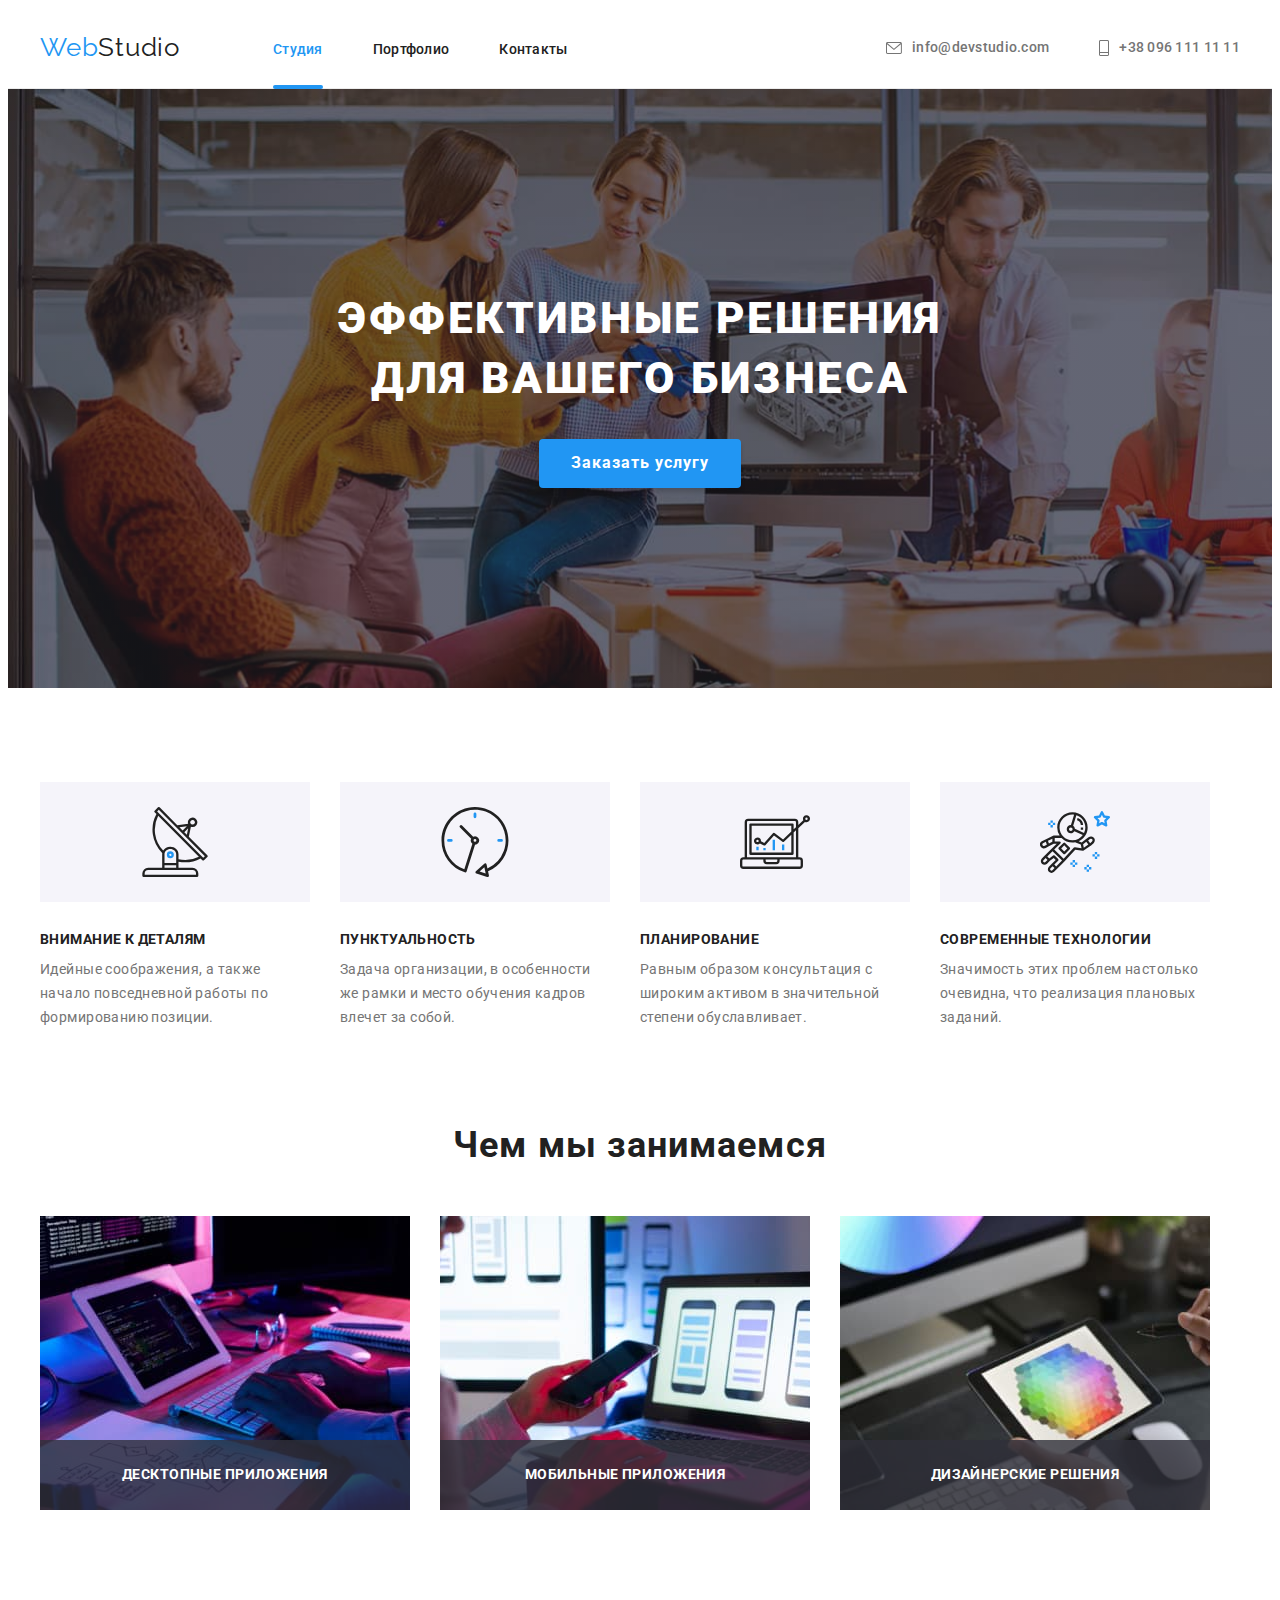
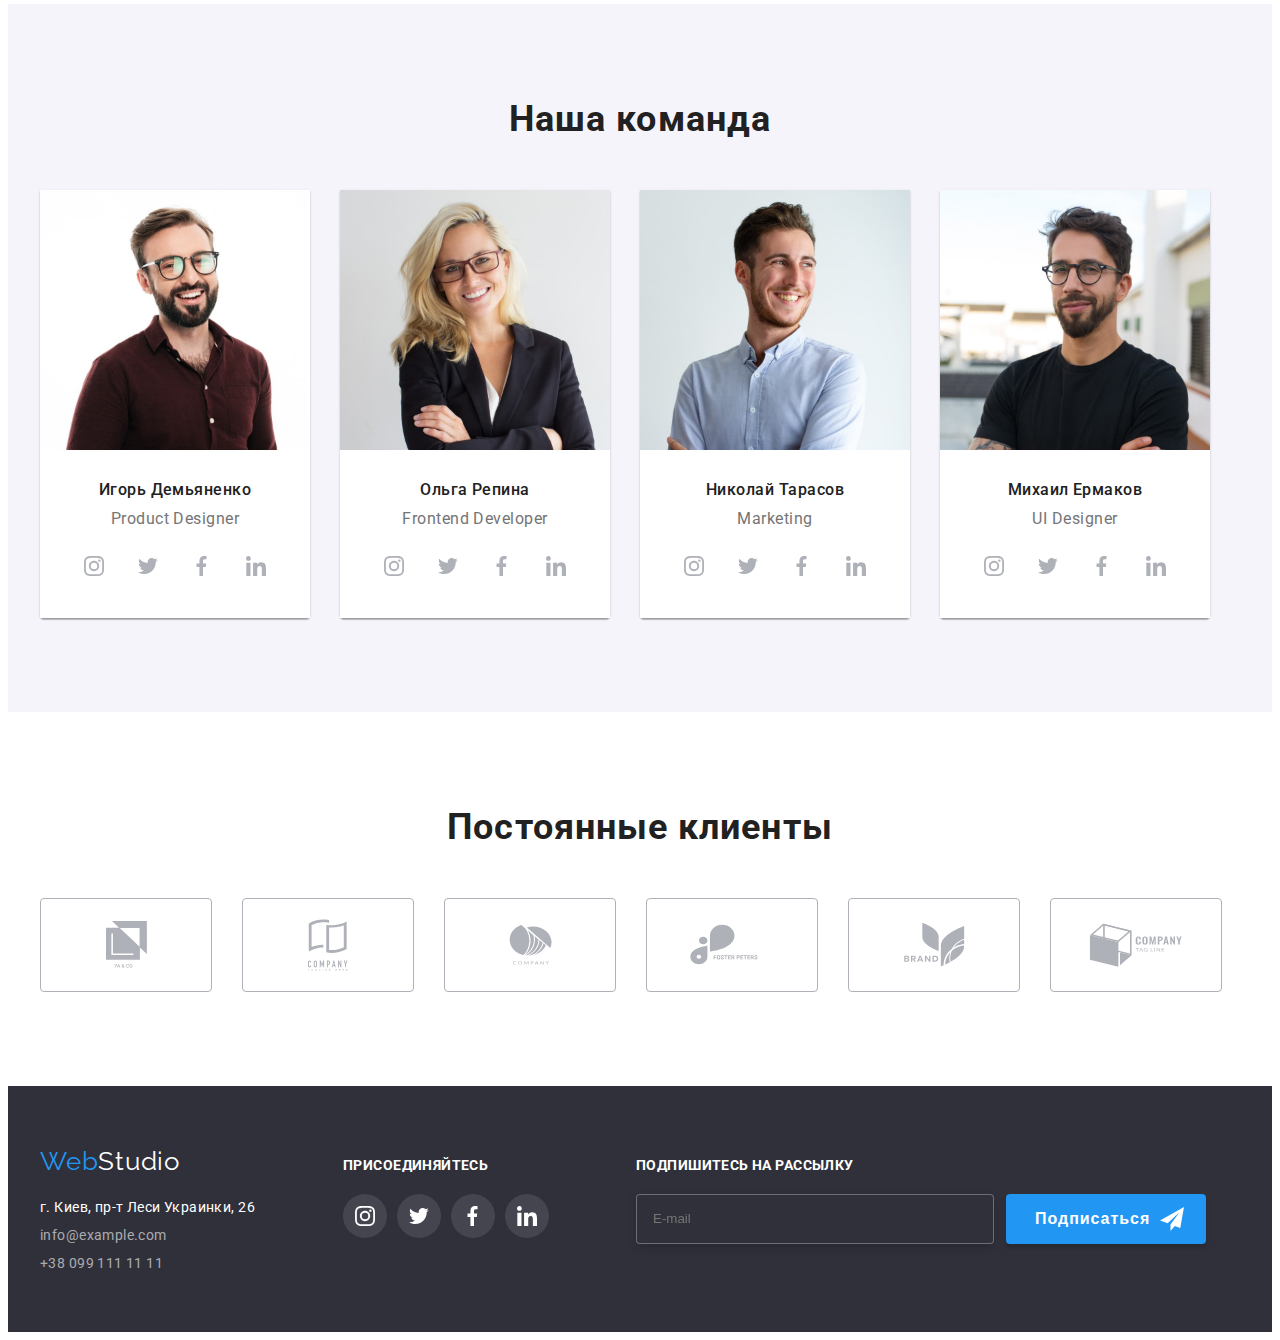
<file: index.html>
<!DOCTYPE html>
<html lang="ru">
  <head>
    <meta charset="UTF-8" />
    <meta http-equiv="X-UA-Compatible" content="IE=edge" />
    <meta name="viewport" content="width=device-width, initial-scale=1.0" />
    <title>Веб студия</title>
    <link rel="preconnect" href="https://fonts.gstatic.com" />
    <link
      href="https://fonts.googleapis.com/css2?family=Raleway:wght@700&family=Roboto:wght@400;500;700;900&display=swap"
      rel="stylesheet"
    />
    <link
      rel="stylesheet"
      href="https://cdnjs.cloudflare.com/ajax/libs/modern-normalize/1.0.0/modern-normalize.min.css"
      integrity="sha512-ISS7cAi1PEhQ8jnbJpJZMd29NlhNj4AWYyLOSp2CE/CsHxTCu+r+t0D2yoJudVrd0/8fTVPUVDzY5Tvli75u/g=="
      crossorigin="anonymous"
    />
    <link rel="stylesheet" href="./css/styles.css" />
  </head>
  <body>
    <!-- /* ********************************  header  ****************************** */ -->

    <header>
      <div class="container header-nav-box">
        <nav class="header-nav-box-left-side">
          <a class="link logo-link" href="index.html" lang="en">
            <span class="logo-first-world">Web</span>Studio</a
          >

          <ul class="list header-nav-box-left-side-list">
            <li class="nav-link-item">
              <a class="link nav-link active-open-link" href="index.html">Студия</a>
            </li>
            <li class="nav-link-item">
              <a class="link nav-link" href="portfolio.html"> Портфолио </a>
            </li>
            <li class="nav-link-item">
              <a class="link nav-link" href="">Контакты</a>
            </li>
          </ul>
        </nav>

        <ul class="list header-nav-box-right-side">
          <li>
            <a
              class="link header-contact-link header-contact-link-mail"
              href="mailto:info@devstudio.com"
            >
              <svg class="contact-header-list-icon contact-header-list-icon-mail">
                <use href="./images/icons.svg#icon-mail"></use>
              </svg>
              info@devstudio.com
            </a>
          </li>
          <li>
            <a class="link header-contact-link" href="tel:+380961111111">
              <svg class="contact-header-list-icon contact-header-list-icon-tel">
                <use href="./images/icons.svg#icon-tel"></use>
              </svg>
              +38 096 111 11 11
            </a>
          </li>
        </ul>
      </div>
    </header>

    <!-- /* ********************************  main  ****************************** */ -->

    <main>
      <!-- /* ********************************  hero  ****************************** */ -->

      <section class="hero-section">
        <div class="hero-container">
          <h1 class="hero-text">
            Эффективные решения <br />
            для вашего бизнеса
          </h1>
          <button class="hero-button" type="button" name="hero-button" data-modal-open>
            Заказать услугу
          </button>
        </div>
      </section>

      <!-- /* ********************************  feature  ****************************** */ -->

      <section class="section feature-section-bottom">
        <div class="container">
          <h2 class="heading-hidden">Особенности</h2>
          <ul class="list feature-list">
            <li class="feature-list-item">
              <div class="feature-list-icon-box">
                <svg class="feature-list-icon">
                  <use href="./images/icons.svg#icon-antenna"></use>
                </svg>
              </div>
              <h2 class="feature-heading">Внимание к деталям</h2>
              <p class="feature-text">
                Идейные соображения, а также начало повседневной работы по формированию позиции.
              </p>
            </li>
            <li class="feature-list-item">
              <div class="feature-list-icon-box">
                <svg class="feature-list-icon">
                  <use href="./images/icons.svg#icon-clock"></use>
                </svg>
              </div>
              <h2 class="feature-heading">Пунктуальность</h2>
              <p class="feature-text">
                Задача организации, в особенности же рамки и место обучения кадров влечет за собой.
              </p>
            </li>
            <li class="feature-list-item">
              <div class="feature-list-icon-box">
                <svg class="feature-list-icon">
                  <use href="./images/icons.svg#icon-notebook"></use>
                </svg>
              </div>
              <h2 class="feature-heading">Планирование</h2>
              <p class="feature-text">
                Равным образом консультация с широким активом в значительной степени обуславливает.
              </p>
            </li>
            <li class="feature-list-item">
              <div class="feature-list-icon-box">
                <svg class="feature-list-icon">
                  <use href="./images/icons.svg#icon-astronaut"></use>
                </svg>
              </div>
              <h2 class="feature-heading">Современные технологии</h2>
              <p class="feature-text">
                Значимость этих проблем настолько очевидна, что реализация плановых заданий.
              </p>
            </li>
          </ul>
        </div>
      </section>

      <!-- /* ********************************  works  ****************************** */ -->

      <section class="section work-section-top">
        <div class="container">
          <h2 class="heading work-heading">Чем мы занимаемся</h2>
          <ul class="list work-list">
            <li class="work-list-item">
              <img src="./images/img1.jpg" alt="ноутбук" width="370" height="294" />
              <p class="works-text">Десктопные приложения</p>
            </li>
            <li class="work-list-item">
              <img src="./images/img2.jpg" alt="ноутбук и телефон" width="370" height="294" />
              <p class="works-text">Мобильные приложения</p>
            </li>
            <li class="work-list-item">
              <img src="./images/img3.jpg" alt="планшет" width="370" height="294" />
              <p class="works-text">Дизайнерские решения</p>
            </li>
          </ul>
        </div>
      </section>

      <!-- /* ********************************  team  ****************************** */ -->

      <section class="section team-section">
        <div class="container">
          <h2 class="heading heading-team">Наша команда</h2>
          <ul class="list team-list">
            <li class="team-list-item">
              <img src="./images/img11.jpg" alt="игорь" width="270" height="260" />
              <div class="team-list-item-textbox">
                <h3 class="team-heading">Игорь Демьяненко</h3>
                <p class="team-text" lang="en">Product Designer</p>
                <ul class="team-list-icon-big-box">
                  <li class="list team-list-icon-box">
                    <a class="link team-list-icon-link" href="">
                      <svg class="team-list-icon">
                        <use href="./images/icons.svg#icon-instagram"></use>
                      </svg>
                    </a>
                  </li>
                  <li class="list team-list-icon-box">
                    <a class="link team-list-icon-link" href="">
                      <svg class="team-list-icon">
                        <use href="./images/icons.svg#icon-twitter"></use>
                      </svg>
                    </a>
                  </li>
                  <li class="list team-list-icon-box">
                    <a class="link team-list-icon-link" href="">
                      <svg class="team-list-icon">
                        <use href="./images/icons.svg#icon-facebook"></use>
                      </svg>
                    </a>
                  </li>
                  <li class="list team-list-icon-box">
                    <a class="link team-list-icon-link" href="">
                      <svg class="team-list-icon">
                        <use href="./images/icons.svg#icon-linkedin"></use>
                      </svg>
                    </a>
                  </li>
                </ul>
              </div>
            </li>
            <li class="team-list-item">
              <img src="./images/img22.jpg" alt="ольга" width="270" height="260" />
              <div class="team-list-item-textbox">
                <h3 class="team-heading">Ольга Репина</h3>
                <p class="team-text" lang="en">Frontend Developer</p>
                <ul class="team-list-icon-big-box">
                  <li class="list team-list-icon-box">
                    <a class="link team-list-icon-link" href="">
                      <svg class="team-list-icon">
                        <use href="./images/icons.svg#icon-instagram"></use>
                      </svg>
                    </a>
                  </li>
                  <li class="list team-list-icon-box">
                    <a class="link team-list-icon-link" href="">
                      <svg class="team-list-icon">
                        <use href="./images/icons.svg#icon-twitter"></use>
                      </svg>
                    </a>
                  </li>
                  <li class="list team-list-icon-box">
                    <a class="link team-list-icon-link" href="">
                      <svg class="team-list-icon">
                        <use href="./images/icons.svg#icon-facebook"></use>
                      </svg>
                    </a>
                  </li>
                  <li class="list team-list-icon-box">
                    <a class="link team-list-icon-link" href="">
                      <svg class="team-list-icon">
                        <use href="./images/icons.svg#icon-linkedin"></use>
                      </svg>
                    </a>
                  </li>
                </ul>
              </div>
            </li>
            <li class="team-list-item">
              <img src="./images/img33.jpg" alt="николай" width="270" height="260" />
              <div class="team-list-item-textbox">
                <h3 class="team-heading">Николай Тарасов</h3>
                <p class="team-text" lang="en">Marketing</p>
                <ul class="team-list-icon-big-box">
                  <li class="list team-list-icon-box">
                    <a class="link team-list-icon-link" href="">
                      <svg class="team-list-icon">
                        <use href="./images/icons.svg#icon-instagram"></use>
                      </svg>
                    </a>
                  </li>
                  <li class="list team-list-icon-box">
                    <a class="link team-list-icon-link" href="">
                      <svg class="team-list-icon">
                        <use href="./images/icons.svg#icon-twitter"></use>
                      </svg>
                    </a>
                  </li>
                  <li class="list team-list-icon-box">
                    <a class="link team-list-icon-link" href="">
                      <svg class="team-list-icon">
                        <use href="./images/icons.svg#icon-facebook"></use>
                      </svg>
                    </a>
                  </li>
                  <li class="list team-list-icon-box">
                    <a class="link team-list-icon-link" href="">
                      <svg class="team-list-icon">
                        <use href="./images/icons.svg#icon-linkedin"></use>
                      </svg>
                    </a>
                  </li>
                </ul>
              </div>
            </li>
            <li class="team-list-item">
              <img src="./images/img44.jpg" alt="михаил" width="270" height="260" />
              <div class="team-list-item-textbox">
                <h3 class="team-heading">Михаил Ермаков</h3>
                <p class="team-text" lang="en">UI Designer</p>
                <ul class="team-list-icon-big-box">
                  <li class="list team-list-icon-box">
                    <a class="link team-list-icon-link" href="">
                      <svg class="team-list-icon">
                        <use href="./images/icons.svg#icon-instagram"></use>
                      </svg>
                    </a>
                  </li>
                  <li class="list team-list-icon-box">
                    <a class="link team-list-icon-link" href="">
                      <svg class="team-list-icon">
                        <use href="./images/icons.svg#icon-twitter"></use>
                      </svg>
                    </a>
                  </li>
                  <li class="list team-list-icon-box">
                    <a class="link team-list-icon-link" href="">
                      <svg class="team-list-icon">
                        <use href="./images/icons.svg#icon-facebook"></use>
                      </svg>
                    </a>
                  </li>
                  <li class="list team-list-icon-box">
                    <a class="link team-list-icon-link" href="">
                      <svg class="team-list-icon">
                        <use href="./images/icons.svg#icon-linkedin"></use>
                      </svg>
                    </a>
                  </li>
                </ul>
              </div>
            </li>
          </ul>
        </div>
      </section>

      <!-- /* ********************************  clients  ****************************** */ -->

      <section class="section">
        <div class="container">
          <h2 class="heading client-heading">Постоянные клиенты</h2>
          <ul class="client-list-item-box">
            <li class="list client-list-item">
              <a class="client-list-item-link" href="">
                <svg class="client-list-icon yaco-client-list-icon">
                  <use href="./images/icons.svg#icon-yaco"></use>
                </svg>
              </a>
            </li>
            <li class="list client-list-item">
              <a class="client-list-item-link" href="">
                <svg class="client-list-icon company-client-list-icon">
                  <use href="./images/icons.svg#icon-company"></use>
                </svg>
              </a>
            </li>
            <li class="list client-list-item">
              <a class="client-list-item-link" href="">
                <svg class="client-list-icon company-round-client-list-icon">
                  <use href="./images/icons.svg#icon-company-round"></use>
                </svg>
              </a>
            </li>
            <li class="list client-list-item">
              <a class="client-list-item-link" href="">
                <svg class="client-list-icon foster-client-list-icon">
                  <use href="./images/icons.svg#icon-foster"></use>
                </svg>
              </a>
            </li>
            <li class="list client-list-item">
              <a class="client-list-item-link" href="">
                <svg class="client-list-icon brand-client-list-icon">
                  <use href="./images/icons.svg#icon-brand"></use>
                </svg>
              </a>
            </li>
            <li class="list client-list-item">
              <a class="client-list-item-link" href="">
                <svg class="client-list-icon tag-client-list-icon">
                  <use href="./images/icons.svg#icon-tag"></use>
                </svg>
              </a>
            </li>
          </ul>
        </div>
      </section>
    </main>

    <!-- /* ********************************  footer  ****************************** */ -->

    <footer>
      <div class="container footer-container">
        <div class="footer-container-box footer-container-box-address">
          <a class="link logo-link footer-logo-link" href="index.html" lang="en"
            ><span class="logo-first-world">Web</span
            ><span class="footer-logo-second-word">Studio</span></a
          >
          <address>
            <ul class="list address-list">
              <li class="address-list-item">
                <a
                  class="link footer-contact-link footer-contact-link-city-address"
                  href="https://goo.gl/maps/J4eLLWH5tm2owM1BA"
                  target="_blank"
                  rel="noopener noreferrer"
                  >г. Киев, пр-т Леси Украинки, 26</a
                >
              </li>
              <li class="address-list-item">
                <a class="link footer-contact-link" href="mailto:info@example.com"
                  >info@example.com</a
                >
              </li>
              <li class="address-list-item">
                <a class="link footer-contact-link" href="tel:+380991111111">+38 099 111 11 11</a>
              </li>
            </ul>
          </address>
        </div>

        <div class="footer-container-box footer-container-box-social-links">
          <h2 class="headind footer-icon-heading">присоединяйтесь</h2>
          <ul class="footer-list-icon-big-box">
            <li class="list footer-list-icon-box">
              <a class="link footer-list-icon-link" href="">
                <svg class="footer-list-icon">
                  <use href="./images/icons.svg#icon-instagram"></use>
                </svg>
              </a>
            </li>
            <li class="list footer-list-icon-box">
              <a class="link footer-list-icon-link" href="">
                <svg class="footer-list-icon">
                  <use href="./images/icons.svg#icon-twitter"></use>
                </svg>
              </a>
            </li>
            <li class="list footer-list-icon-box">
              <a class="link footer-list-icon-link" href="">
                <svg class="footer-list-icon">
                  <use href="./images/icons.svg#icon-facebook"></use>
                </svg>
              </a>
            </li>
            <li class="list footer-list-icon-box">
              <a class="link footer-list-icon-link" href="">
                <svg class="footer-list-icon">
                  <use href="./images/icons.svg#icon-linkedin"></use>
                </svg>
              </a>
            </li>
          </ul>
        </div>

        <div class="footer-container-box footer-container-box-forms">
          <b class="form-in-footer-text">Подпишитесь на рассылку</b>

          <form class="form-in-footer">
            <input
              class="mail-form-in-footer"
              type="email"
              name="footer-mail-form"
              placeholder="E-mail"
            />

            <button class="button-form-in-footer" type="submit" name="footer-send-button">
              Подписаться
              <svg class="footer-button-icon">
                <use href="./images/icons.svg#icon-icon-send"></use>
              </svg>
            </button>
          </form>
        </div>
      </div>
    </footer>

    <!-- /* ********************************* modal ****************************** */ -->

    <div class="backdrop is-hidden" data-modal>
      <div class="modal">
        <button type="button" class="modal-close-button" data-modal-close>
          <svg class="modal-close-button-icon">
            <use href="./images/icons.svg#icon-cros-closed"></use>
          </svg>
        </button>

        <form class="modal-forms">
          <p class="modal-form-text">Оставьте свои данные, мы вам перезвоним</p>

          <label class="modal-label"
            >Имя
            <span class="modal-box">
              <input
                type="text"
                name="user-name"
                class="modal-input"
                minlength="2"
                required
              />
              <svg class="modal-input-icon">
                <use href="./images/icons.svg#icon-modal-man"></use>
              </svg>
            </span>
          </label>

          <label class="modal-label"
            >Телефон
            <span class="modal-box">
              <input
                type="tel"
                name="user-tel"
                class="modal-input"
                required
                pattern="[0-9]{3}-[0-9]{3}-[0-9]{2}-[0-9]{2}"
                title="044-568-96-73"
              />
              <svg class="modal-input-icon">
                <use href="./images/icons.svg#icon-modal-phone"></use>
              </svg>
            </span>
          </label>

          <label class="modal-label"
            >Почта
            <span class="modal-box">
              <input
                type="email"
                name="user-mail"
                class="modal-input"
                required
              />
              <svg class="modal-input-icon">
                <use href="./images/icons.svg#icon-modal-mail"></use>
              </svg>
            </span>
          </label>

          <label class="modal-label-textarea">
            Комментарий
            <textarea
              name="user-message"
              class="modal-message"
              placeholder="Введите текст"
            ></textarea>
          </label>

          <input
            type="checkbox"
            name="user-policy"
            class="modal-form-checkbox"
            id="checkbox-policy"
            required
          />

          <label for="checkbox-policy" class="modal-form-checkbox-policy"
            >Соглашаюсь с рассылкой и принимаю
            <a class="modal-form-policy-link" href="#">Условия договора</a></label
          >

          <button type="submit" class="modal-send-button" name="modal-send-button">
            Отправить
          </button>
        </form>
      </div>
    </div>

    <script src="./js/modal.js"></script>
  </body>
</html>
</file>
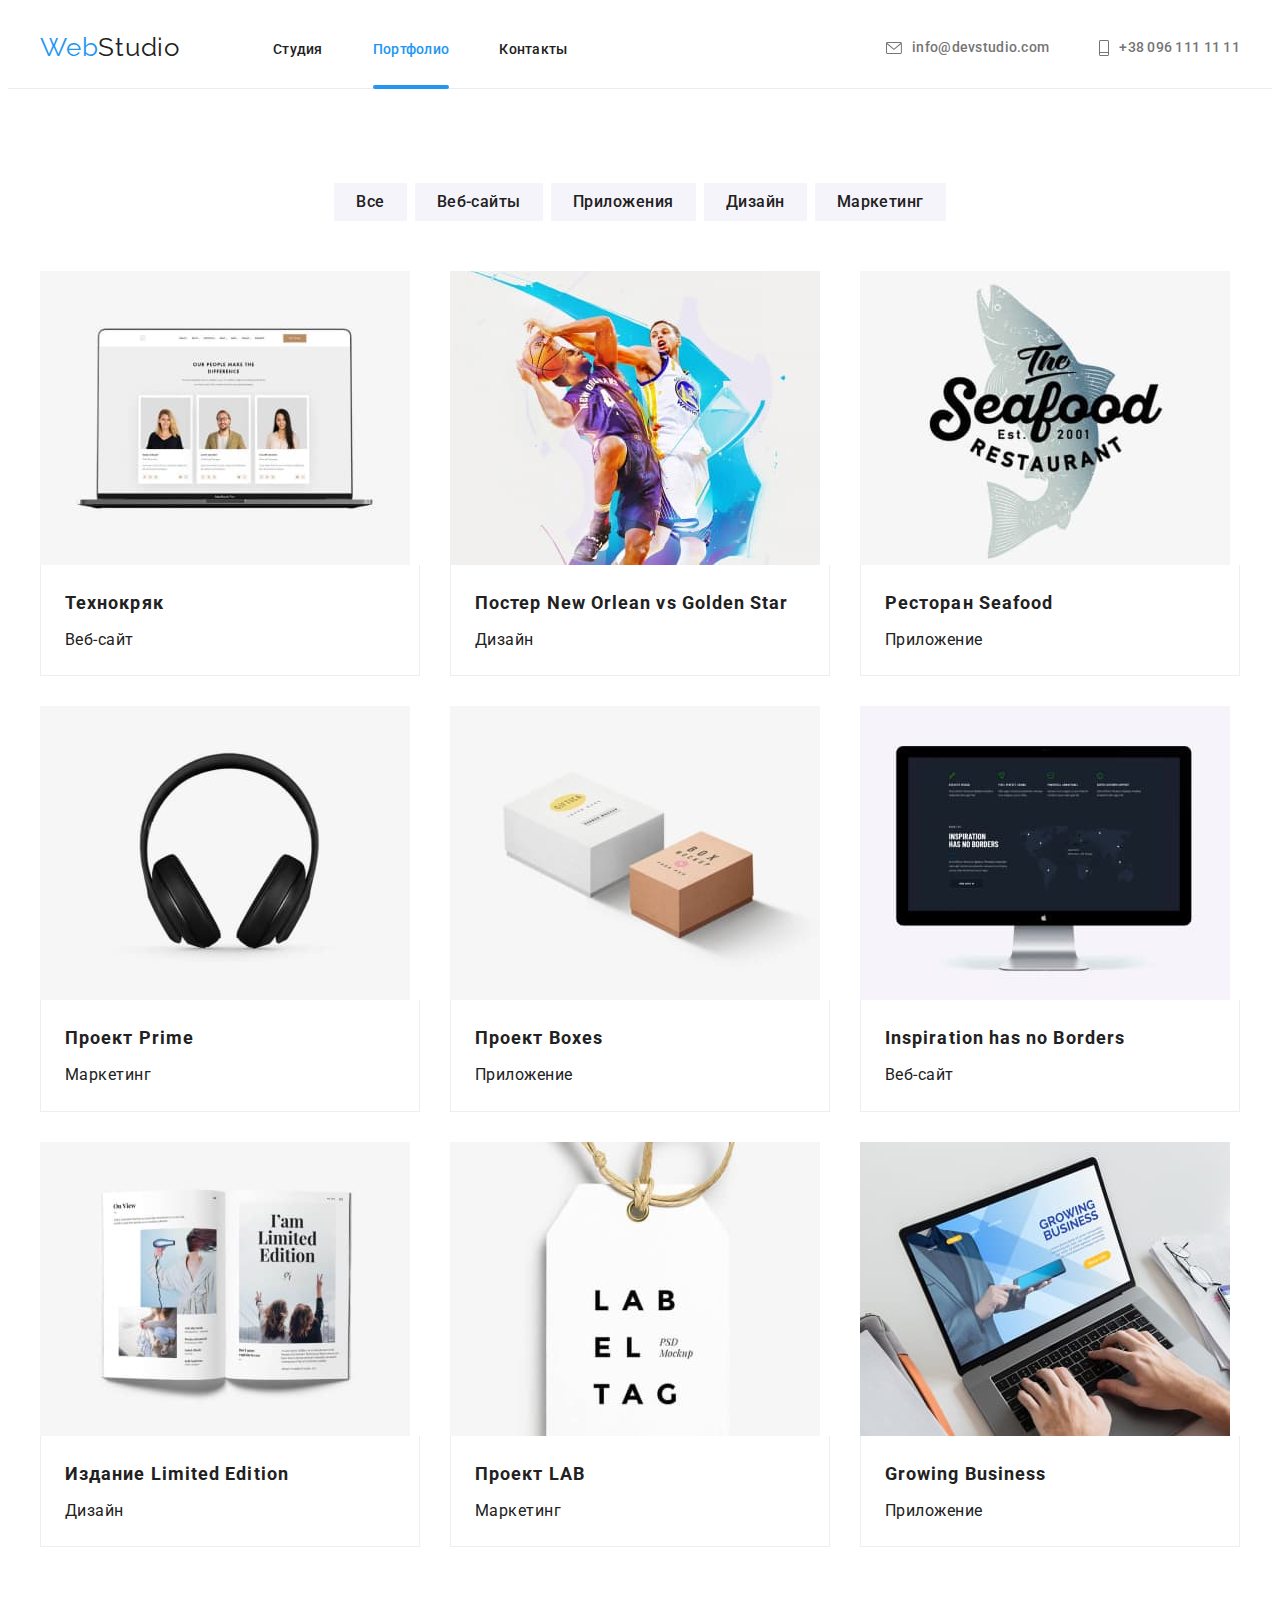
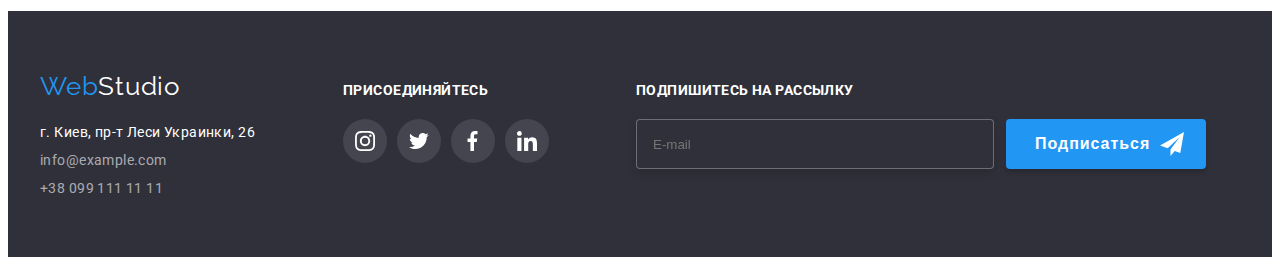
<file: portfolio.html>
<!DOCTYPE html>
<html lang="ru">
  <head>
    <meta charset="UTF-8" />
    <meta http-equiv="X-UA-Compatible" content="IE=edge" />
    <meta name="viewport" content="width=device-width, initial-scale=1.0" />
    <title>Портфолио</title>
    <link rel="preconnect" href="https://fonts.gstatic.com" />
    <link
      href="https://fonts.googleapis.com/css2?family=Raleway:wght@700&family=Roboto:wght@400;500;700;900&display=swap"
      rel="stylesheet"
    />
    <link
      rel="stylesheet"
      href="https://cdnjs.cloudflare.com/ajax/libs/modern-normalize/1.0.0/modern-normalize.min.css"
      integrity="sha512-ISS7cAi1PEhQ8jnbJpJZMd29NlhNj4AWYyLOSp2CE/CsHxTCu+r+t0D2yoJudVrd0/8fTVPUVDzY5Tvli75u/g=="
      crossorigin="anonymous"
    />
    <link rel="stylesheet" href="./css/styles.css" />
  </head>
  <body>
    <!-- /* ********************************  header  ****************************** */ -->

    <header>
      <div class="container header-nav-box">
        <nav class="header-nav-box-left-side">
          <a class="link logo-link" href="index.html" lang="en">
            <span class="logo-first-world">Web</span>Studio</a
          >

          <ul class="list header-nav-box-left-side-list">
            <li class="nav-link-item">
              <a class="link nav-link" href="index.html">Студия</a>
            </li>
            <li class="nav-link-item">
              <a class="link nav-link active-open-link" href="portfolio.html"> Портфолио </a>
            </li>
            <li class="nav-link-item">
              <a class="link nav-link" href="">Контакты</a>
            </li>
          </ul>
        </nav>

        <ul class="list header-nav-box-right-side">
          <li>
            <a
              class="link header-contact-link header-contact-link-mail"
              href="mailto:info@devstudio.com"
            >
              <svg class="contact-header-list-icon contact-header-list-icon-mail">
                <use href="./images/icons.svg#icon-mail"></use>
              </svg>
              info@devstudio.com
            </a>
          </li>
          <li>
            <a class="link header-contact-link" href="tel:+380961111111">
              <svg class="contact-header-list-icon contact-header-list-icon-tel">
                <use href="./images/icons.svg#icon-tel"></use>
              </svg>
              +38 096 111 11 11
            </a>
          </li>
        </ul>
      </div>
    </header>

    <!-- /* ********************************  main  ****************************** */ -->

    <main>
      <!-- /* ********************************  portfolio  ****************************** */ -->

      <section class="section">
        <div class="container">
          <h1 class="heading-hidden">Меню портфолио</h1>
          <ul class="list portfolio-filter-btn-box">
            <li class="list portfolio-filter-btn-box-item">
              <button class="buttons" type="button" name="portfolio-filter-button">Все</button>
            </li>
            <li class="list portfolio-filter-btn-box-item">
              <button class="buttons" type="button" name="portfolio-filter-button">
                Веб-сайты
              </button>
            </li>
            <li class="list portfolio-filter-btn-box-item">
              <button class="buttons" type="button" name="portfolio-filter-button">
                Приложения
              </button>
            </li>
            <li class="list portfolio-filter-btn-box-item">
              <button class="buttons" type="button" name="portfolio-filter-button">Дизайн</button>
            </li>
            <li class="list portfolio-filter-btn-box-item">
              <button class="buttons" type="button" name="portfolio-filter-button">
                Маркетинг
              </button>
            </li>
          </ul>

          <h2 class="heading-hidden">Список категорий</h2>
          <ul class="list portfolio-filter-box-list">
            <li class="portfolio-filter-box-list-item">
              <a class="link portfolio-filter-box-list-item-link" href="">
                <div class="portfolio-filter-box-list-item-wrap-container">
                  <img src="./images/tech.jpg" width="370" height="294" alt="ноутбук" />
                  <p class="portfolio-owerlay">
                    Технокряк это современная площадка распространения коронавируса. Компании
                    используют эту платформу для цифрового шпионажа и атак на защищённые сервера
                    конкурентов.
                  </p>
                </div>
                <div class="portfolio-list-item-textbox">
                  <h3 class="portfolio-heading">Технокряк</h3>
                  <p class="portfolio-text">Веб-сайт</p>
                </div>
              </a>
            </li>
            <li class="portfolio-filter-box-list-item">
              <a class="link portfolio-filter-box-list-item-link" href="">
                <div class="portfolio-filter-box-list-item-wrap-container">
                  <img
                    src="./images/basket.jpg"
                    width="370"
                    height="294"
                    alt="два баскетболиста смячом"
                  />
                  <p class="portfolio-owerlay">
                    Технокряк это современная площадка распространения коронавируса. Компании
                    используют эту платформу для цифрового шпионажа и атак на защищённые сервера
                    конкурентов.
                  </p>
                </div>
                <div class="portfolio-list-item-textbox">
                  <h3 class="portfolio-heading">Постер New Orlean vs Golden Star</h3>
                  <p class="portfolio-text">Дизайн</p>
                </div>
              </a>
            </li>
            <li class="portfolio-filter-box-list-item">
              <a class="link portfolio-filter-box-list-item-link" href="">
                <div class="portfolio-filter-box-list-item-wrap-container">
                  <img src="./images/sea.jpg" width="370" height="294" alt="рыба" />
                  <p class="portfolio-owerlay">
                    Технокряк это современная площадка распространения коронавируса. Компании
                    используют эту платформу для цифрового шпионажа и атак на защищённые сервера
                    конкурентов.
                  </p>
                </div>
                <div class="portfolio-list-item-textbox">
                  <h3 class="portfolio-heading">Ресторан Seafood</h3>
                  <p class="portfolio-text">Приложение</p>
                </div>
              </a>
            </li>
            <li class="portfolio-filter-box-list-item">
              <a class="link portfolio-filter-box-list-item-link" href="">
                <div class="portfolio-filter-box-list-item-wrap-container">
                  <img src="./images/prim.jpg" width="370" height="294" alt="наушники" />
                  <p class="portfolio-owerlay">
                    Технокряк это современная площадка распространения коронавируса. Компании
                    используют эту платформу для цифрового шпионажа и атак на защищённые сервера
                    конкурентов.
                  </p>
                </div>
                <div class="portfolio-list-item-textbox">
                  <h3 class="portfolio-heading">Проект Prime</h3>
                  <p class="portfolio-text">Маркетинг</p>
                </div>
              </a>
            </li>
            <li class="portfolio-filter-box-list-item">
              <a class="link portfolio-filter-box-list-item-link" href="">
                <div class="portfolio-filter-box-list-item-wrap-container">
                  <img src="./images/box.jpg" width="370" height="294" alt="две коробки" />
                  <p class="portfolio-owerlay">
                    Технокряк это современная площадка распространения коронавируса. Компании
                    используют эту платформу для цифрового шпионажа и атак на защищённые сервера
                    конкурентов.
                  </p>
                </div>
                <div class="portfolio-list-item-textbox">
                  <h3 class="portfolio-heading">Проект Boxes</h3>
                  <p class="portfolio-text">Приложение</p>
                </div>
              </a>
            </li>
            <li class="portfolio-filter-box-list-item">
              <a class="link portfolio-filter-box-list-item-link" href="">
                <div class="portfolio-filter-box-list-item-wrap-container">
                  <img src="./images/bord.jpg" width="370" height="294" alt="экран" />
                  <p class="portfolio-owerlay">
                    Технокряк это современная площадка распространения коронавируса. Компании
                    используют эту платформу для цифрового шпионажа и атак на защищённые сервера
                    конкурентов.
                  </p>
                </div>
                <div class="portfolio-list-item-textbox">
                  <h3 class="portfolio-heading" lang="en">Inspiration has no Borders</h3>
                  <p class="portfolio-text">Веб-сайт</p>
                </div>
              </a>
            </li>
            <li class="portfolio-filter-box-list-item">
              <a class="link portfolio-filter-box-list-item-link" href="">
                <div class="portfolio-filter-box-list-item-wrap-container">
                  <img src="./images/book.jpg" width="370" height="294" alt="открытая книга" />
                  <p class="portfolio-owerlay">
                    Технокряк это современная площадка распространения коронавируса. Компании
                    используют эту платформу для цифрового шпионажа и атак на защищённые сервера
                    конкурентов.
                  </p>
                </div>
                <div class="portfolio-list-item-textbox">
                  <h3 class="portfolio-heading">Издание Limited Edition</h3>
                  <p class="portfolio-text">Дизайн</p>
                </div>
              </a>
            </li>
            <li class="portfolio-filter-box-list-item">
              <a class="link portfolio-filter-box-list-item-link" href="">
                <div class="portfolio-filter-box-list-item-wrap-container">
                  <img src="./images/lab.jpg" width="370" height="294" alt="бирка" />
                  <p class="portfolio-owerlay">
                    Технокряк это современная площадка распространения коронавируса. Компании
                    используют эту платформу для цифрового шпионажа и атак на защищённые сервера
                    конкурентов.
                  </p>
                </div>
                <div class="portfolio-list-item-textbox">
                  <h3 class="portfolio-heading">Проект LAB</h3>
                  <p class="portfolio-text">Маркетинг</p>
                </div>
              </a>
            </li>
            <li class="portfolio-filter-box-list-item">
              <a class="link portfolio-filter-box-list-item-link" href="">
                <div class="portfolio-filter-box-list-item-wrap-container">
                  <img
                    src="./images/busy.jpg"
                    width="370"
                    height="294"
                    alt="руки на клавиатуре ноутбука"
                  />
                  <p class="portfolio-owerlay">
                    Технокряк это современная площадка распространения коронавируса. Компании
                    используют эту платформу для цифрового шпионажа и атак на защищённые сервера
                    конкурентов.
                  </p>
                </div>
                <div class="portfolio-list-item-textbox">
                  <h3 class="portfolio-heading" lang="en">Growing Business</h3>
                  <p class="portfolio-text">Приложение</p>
                </div>
              </a>
            </li>
          </ul>
        </div>
      </section>
    </main>

    <!-- /* ********************************  footer  ****************************** */ -->

    <footer>
      <div class="container footer-container">
        <div class="footer-container-box footer-container-box-address">
          <a class="link logo-link footer-logo-link" href="index.html" lang="en"
            ><span class="logo-first-world">Web</span
            ><span class="footer-logo-second-word">Studio</span></a
          >
          <address>
            <ul class="list address-list">
              <li class="address-list-item">
                <a
                  class="link footer-contact-link footer-contact-link-city-address"
                  href="https://goo.gl/maps/J4eLLWH5tm2owM1BA"
                  target="_blank"
                  rel="noopener noreferrer"
                  >г. Киев, пр-т Леси Украинки, 26</a
                >
              </li>
              <li class="address-list-item">
                <a class="link footer-contact-link" href="mailto:info@example.com"
                  >info@example.com</a
                >
              </li>
              <li class="address-list-item">
                <a class="link footer-contact-link" href="tel:+380991111111">+38 099 111 11 11</a>
              </li>
            </ul>
          </address>
        </div>

        <div class="footer-container-box footer-container-box-social-links">
          <h2 class="headind footer-icon-heading">присоединяйтесь</h2>
          <ul class="footer-list-icon-big-box">
            <li class="list footer-list-icon-box">
              <a class="link footer-list-icon-link" href="">
                <svg class="footer-list-icon">
                  <use href="./images/icons.svg#icon-instagram"></use>
                </svg>
              </a>
            </li>
            <li class="list footer-list-icon-box">
              <a class="link footer-list-icon-link" href="">
                <svg class="footer-list-icon">
                  <use href="./images/icons.svg#icon-twitter"></use>
                </svg>
              </a>
            </li>
            <li class="list footer-list-icon-box">
              <a class="link footer-list-icon-link" href="">
                <svg class="footer-list-icon">
                  <use href="./images/icons.svg#icon-facebook"></use>
                </svg>
              </a>
            </li>
            <li class="list footer-list-icon-box">
              <a class="link footer-list-icon-link" href="">
                <svg class="footer-list-icon">
                  <use href="./images/icons.svg#icon-linkedin"></use>
                </svg>
              </a>
            </li>
          </ul>
        </div>
        <div class="footer-container-box footer-container-box-forms">
          <b class="form-in-footer-text">Подпишитесь на рассылку</b>

          <form class="form-in-footer">
            <input
              class="mail-form-in-footer"
              type="email"
              name="footer-mail-form"
              placeholder="E-mail"
            />

            <button class="button-form-in-footer" type="submit" name="footer-send-button">
              Подписаться
              <svg class="footer-button-icon">
                <use href="./images/icons.svg#icon-icon-send"></use>
              </svg>
            </button>
          </form>
        </div>
      </div>
    </footer>
  </body>
</html>
</file>
<file: css/styles.css>
:root {
  --first-font: 'Roboto', sans-serif;
  --second-font: 'Raleway', sans-serif;
  --main-color: #757575;
  --second-color: #2196f3;
  --h-color: #212121;
  --hero-and-city-word-color: #ffffff;
  --footer-contact-link-color: #ffffff99;
  --footer-bg-color: #2f303a;
  --portfolio-border-line: 1px solid #eeeeee;
  --anim-transition-duration: 250ms;
  --anim-transition-timing-function: cubic-bezier(0.4, 0, 0.2, 1);
}

h1,
h2,
h3,
h4,
h5,
h6,
p {
  margin-top: 0;
  margin-bottom: 0;
}

ul,
ol {
  margin-top: 0;
  margin-bottom: 0;
  padding-left: 0;
}

img {
  display: block;
}

body {
  font-family: var(--first-font);
  color: var(--main-color);
}

.list {
  list-style: none;
}

/* ********************************  components  ****************************** */

.link {
  text-decoration: none;
  color: var(--h-color);
}

.logo-link {
  font-family: var(--second-font);
  font-size: 26px;
  line-height: 1.2;
  letter-spacing: 0.03em;
}

.logo-first-world {
  color: var(--second-color);
}

.heading {
  font-size: 36px;
  line-height: 1.17;
  text-align: center;
  letter-spacing: 0.03em;
  color: var(--h-color);
}

.section {
  padding-top: 94px;
  padding-bottom: 94px;
}

.container {
  width: 1200px;
  padding-left: 15px;
  padding-right: 15px;
  margin: 0 auto;
}

.heading-hidden,
.modal-form-checkbox {
  position: absolute;
  width: 1px;
  height: 1px;
  margin: -1px;
  border: 0;
  padding: 0;
  white-space: nowrap;
  clip-path: inset(100%);
  clip: rect(0 0 0 0);
  overflow: hidden;
}

/* ********************************  header  ****************************** */
header {
  border-bottom: 1px solid #ececec;
}

.header-nav-box {
  display: flex;
  align-items: center;
}

.header-nav-box-left-side {
  display: flex;
  align-items: center;
}

.logo-link {
  display: flex;
  align-items: center;
  margin-right: 93px;
  padding-top: 24px;
  padding-bottom: 25px;
}

.header-nav-box-left-side-list {
  display: flex;
  align-items: center;
}

.header-nav-box-right-side {
  display: flex;
  align-items: center;
  margin-left: auto;
}

.nav-link {
  font-weight: 500;
  font-size: 14px;
  line-height: 1.14;
  letter-spacing: 0.02em;
  padding-top: 32px;
  padding-bottom: 32px;
  transition-property: color;
  transition-duration: var(--anim-transition-duration);
  transition-timing-function: var(--anim-transition-timing-function);
}

.nav-link-item:not(:last-child) {
  margin-right: 50px;
}

.header-contact-link-mail {
  margin-right: 50px;
}

.header-contact-link {
  font-weight: 500;
  font-size: 14px;
  line-height: 1.14;
  letter-spacing: 0.02em;
  color: var(--main-color);
  padding-top: 32px;
  padding-bottom: 32px;
  display: block;
  display: flex;
  align-items: center;
  transition-property: color;
  transition-duration: var(--anim-transition-duration);
  transition-timing-function: var(--anim-transition-timing-function);
}

.contact-header-list-icon-mail {
  width: 16px;
  height: 12px;
  margin-right: 10px;
  fill: var(--main-color);
  transition-property: fill;
  transition-duration: var(--anim-transition-duration);
  transition-timing-function: var(--anim-transition-timing-function);
}

.contact-header-list-icon-tel {
  width: 10px;
  height: 16px;
  margin-right: 10px;
  fill: var(--main-color);
  transition-property: fill;
  transition-duration: var(--anim-transition-duration);
  transition-timing-function: var(--anim-transition-timing-function);
}

.active-open-link {
  color: var(--second-color);
  position: relative;
}

.active-open-link::after {
  content: '';
  width: 100%;
  height: 4px;
  border-radius: 2px;
  background-color: var(--second-color);
  position: absolute;
  left: 0;
  bottom: 0;
}

.nav-link:hover,
.nav-link:focus,
.header-contact-link:hover,
.header-contact-link:focus {
  color: var(--second-color);
}

.header-contact-link:hover .contact-header-list-icon,
.header-contact-link:focus .contact-header-list-icon {
  fill: var(--second-color);
}

/* ********************************  main  ****************************** */

/* ********************************  hero  ****************************** */

.hero-section {
  padding-top: 200px;
  padding-bottom: 200px;
  max-width: 1600px;
  background-size: cover;
  background-color: #c4c4c4;
  background-image: linear-gradient(rgba(47, 48, 58, 0.4), rgba(47, 48, 58, 0.4)),
    url('../images/hero-bg-Img.jpg');
  margin: 0 auto;
}

.hero-container {
  text-align: center;
  width: 1200px;
  padding-left: 15px;
  padding-right: 15px;
  margin: 0 auto;
}

.hero-text {
  font-weight: 900;
  font-size: 44px;
  line-height: 1.36;
  letter-spacing: 0.06em;
  text-transform: uppercase;
  color: var(--hero-and-city-word-color);
  padding-bottom: 30px;
}

.hero-button {
  font-weight: bold;
  font-size: 16px;
  line-height: 1.87;
  letter-spacing: 0.06em;
  box-shadow: 0px 4px 4px rgba(0, 0, 0, 0.15);
  border-radius: 4px;
  border: none;
  font-family: var(--first-font);
  color: var(--hero-and-city-word-color);
  background-color: var(--second-color);
  cursor: pointer;
  padding-top: 9px;
  padding-bottom: 10px;
  padding-left: 32px;
  padding-right: 32px;
  transition-property: background-color;
  transition-duration: var(--anim-transition-duration);
  transition-timing-function: var(--anim-transition-timing-function);
}

.hero-button:hover,
.hero-button:focus {
  background-color: #188ce8;
}

/* ********************************  feature  ****************************** */

.feature-list {
  display: flex;
}

.feature-list-icon-box {
  width: 270px;
  height: 120px;
  display: flex;
  justify-content: center;
  align-items: center;
  background-color: #f5f4fa;
  margin-bottom: 30px;
}

.feature-list-icon {
  display: block;
  width: 70px;
  height: 70px;
}

.feature-list-item {
  width: 270px;
}

.feature-list-item:not(:last-child) {
  margin-right: 30px;
}

.feature-heading {
  font-size: 14px;
  line-height: 1.14;
  letter-spacing: 0.03em;
  text-transform: uppercase;
  color: var(--h-color);
  margin-bottom: 10px;
}

.feature-text {
  font-size: 14px;
  line-height: 1.71;
  letter-spacing: 0.03em;
}

.feature-section-bottom {
  padding-bottom: 47px;
}

/* ********************************  works  ****************************** */

.work-section-top {
  padding-top: 47px;
}

.work-heading {
  margin-bottom: 50px;
}

.work-list {
  display: flex;
}

.work-list-item {
  position: relative;
}

.work-list-item:not(:last-child) {
  margin-right: 30px;
}

.works-text {
  position: absolute;
  bottom: 0;
  width: 100%;
  padding-top: 27px;
  padding-bottom: 27px;
  font-weight: bold;
  font-size: 14px;
  line-height: 1.14;
  text-align: center;
  letter-spacing: 0.03em;
  text-transform: uppercase;
  color: var(--hero-and-city-word-color);
  background-color: rgba(47, 48, 58, 0.8);
}

/* ********************************  team  ****************************** */

.team-section {
  background-color: #f5f4fa;
}

.heading-team {
  margin-bottom: 50px;
}

.team-list {
  display: flex;
}

.team-list-item {
  width: 270px;
  box-shadow: 0px 1px 3px rgba(0, 0, 0, 0.12), 0px 1px 1px rgba(0, 0, 0, 0.14),
    0px 2px 1px rgba(0, 0, 0, 0.2);
  border-radius: 0px 0px 4px 4px;
}

.team-list-item:not(:last-child) {
  margin-right: 30px;
}

.team-list-item-textbox {
  padding: 30px 0;
  background-color: var(--hero-and-city-word-color);
}

.team-heading {
  font-weight: 500;
  font-size: 16px;
  line-height: 1.19;
  text-align: center;
  letter-spacing: 0.03em;
  color: var(--h-color);
  margin-bottom: 10px;
}

.team-text {
  font-size: 16px;
  line-height: 1.19;
  text-align: center;
  letter-spacing: 0.03em;
  margin-bottom: 16px;
}

.team-list-icon-big-box {
  display: flex;
  justify-content: center;
  align-items: center;
}

.team-list-icon-box:not(:last-child) {
  margin-right: 10px;
}

.team-list-icon-link {
  width: 44px;
  height: 44px;
  display: flex;
  justify-content: center;
  align-items: center;
  border-radius: 50%;
  transition-property: background-color;
  transition-duration: var(--anim-transition-duration);
  transition-timing-function: var(--anim-transition-timing-function);
}

.team-list-icon {
  width: 20px;
  height: 20px;
  display: block;
  fill: #afb1b8;
  transition-property: fill;
  transition-duration: var(--anim-transition-duration);
  transition-timing-function: var(--anim-transition-timing-function);
}

.team-list-icon-link:hover,
.team-list-icon-link:focus {
  background-color: var(--second-color);
}

.team-list-icon-link:hover .team-list-icon,
.team-list-icon-link:focus .team-list-icon {
  fill: var(--hero-and-city-word-color);
}

<!-- /* ********************************  clients  ****************************** */ -->

.client-heading {
  margin-bottom: 50px;
}

.client-list-item-box {
  display: flex;
}

.client-list-item:not(:last-child) {
  margin-right: 30px;
}

.client-list-item-link {
  width: 170px;
  height: 92px;
  border: 1px solid #afb1b8;
  border-radius: 4px;
  display: flex;
  justify-content: center;
  align-items: center;
  transition-property: border;
  transition-duration: var(--anim-transition-duration);
  transition-timing-function: var(--anim-transition-timing-function);
}

.client-list-icon {
  fill: #afb1b8;
  transition-property: fill;
  transition-duration: var(--anim-transition-duration);
  transition-timing-function: var(--anim-transition-timing-function);
}

.yaco-client-list-icon {
  width: 41px;
  height: 47px;
}

.company-client-list-icon {
  width: 40px;
  height: 52px;
}

.company-round-client-list-icon {
  width: 43px;
  height: 41px;
}

.foster-client-list-icon {
  width: 84px;
  height: 41px;
}

.brand-client-list-icon {
  width: 63px;
  height: 45px;
}

.tag-client-list-icon {
  width: 94px;
  height: 44px;
}

.client-list-item-link:hover,
.client-list-item-link:focus {
  border: 1px solid var(--second-color);
}

.client-list-item-link:hover .client-list-icon,
.client-list-item-link:focus .client-list-icon {
  fill: var(--second-color);
}

/* ********************************  portfolio  ****************************** */

.portfolio-filter-btn-box {
  display: flex;
  justify-content: center;
  margin-bottom: 50px;
}

.portfolio-filter-btn-box-item:not(:last-child) {
  margin-right: 8px;
}

.buttons {
  font-weight: 500;
  font-size: 16px;
  line-height: 1.62;
  text-align: center;
  letter-spacing: 0.03em;
  font-family: var(--first-font);
  color: var(--h-color);
  background-color: transparent;
  cursor: pointer;
  border: 0;
  padding: 6px 22px;
  background-color: #f5f4fa;
  transition-property: background-color, color, box-shadow;
  transition-duration: var(--anim-transition-duration);
  transition-timing-function: var(--anim-transition-timing-function);
}

.buttons:hover,
.buttons:focus {
  color: var(--hero-and-city-word-color);
  background-color: var(--second-color);
  box-shadow: 0px 3px 1px rgba(0, 0, 0, 0.1), 0px 1px 2px rgba(0, 0, 0, 0.08),
    0px 2px 2px rgba(0, 0, 0, 0.12);
  border-radius: 4px;
}

.portfolio-filter-box-list {
  display: flex;
  flex-wrap: wrap;
  margin-right: calc(-1 * 30px);
  margin-bottom: calc(-1 * 30px);
  margin-top: calc(-1 * 30px);
}

.portfolio-filter-box-list-item {
  flex-basis: calc(100% / 3 - 30px);
  margin-right: 30px;
  margin-top: 30px;
  transition-property: box-shadow;
  transition-duration: var(--anim-transition-duration);
  transition-timing-function: var(--anim-transition-timing-function);
}

.portfolio-filter-box-list-item:hover,
.portfolio-filter-box-list-item:focus {
  box-shadow: 0px 1px 1px rgba(0, 0, 0, 0.12), 0px 4px 4px rgba(0, 0, 0, 0.06),
    1px 4px 6px rgba(0, 0, 0, 0.16);
}

.portfolio-heading {
  font-size: 18px;
  line-height: 2;
  letter-spacing: 0.06em;
  color: var(--h-color);
  margin-bottom: 4px;
}

.portfolio-text {
  font-size: 16px;
  line-height: 1.9;
  letter-spacing: 0.03em;
}

.portfolio-list-item-textbox {
  border-bottom: var(--portfolio-border-line);
  border-left: var(--portfolio-border-line);
  border-right: var(--portfolio-border-line);
  padding: 20px 24px;
}

.portfolio-filter-box-list-item-wrap-container {
  position: relative;
  overflow: hidden;
}

.portfolio-owerlay {
  position: absolute;
  top: 0;
  left: 0;
  width: 100%;
  height: 100%;
  color: var(--hero-and-city-word-color);
  padding: 64px 24px;
  background-color: rgba(33, 150, 243, 0.9);
  font-size: 18px;
  line-height: 1.55;
  letter-spacing: 0.03em;
  overflow: auto;
  transform: translateY(100%);
  transition-property: transform;
  transition-duration: var(--anim-transition-duration);
  transition-timing-function: var(--anim-transition-timing-function);
}

.portfolio-filter-box-list-item-link:hover .portfolio-owerlay,
.portfolio-filter-box-list-item-link:focus .portfolio-owerlay {
  transform: translateY(0%);
}

/* *********************************  footer  ****************************** */

footer {
  padding-top: 60px;
  padding-bottom: 60px;
  background-color: var(--footer-bg-color);
}

.footer-container {
  display: flex;
  align-items: baseline;
}

.footer-container-box:not(:last-child) {
  margin-right: 70px;
}

.footer-logo-link {
  padding-top: 0;
  padding-bottom: 0;
  margin-bottom: 20px;
}

.footer-logo-second-word {
  color: var(--hero-and-city-word-color);
}

.footer-contact-link {
  font-family: var(--first-font);
  font-size: 14px;
  font-style: normal;
  line-height: 1.7px;
  letter-spacing: 0.03em;
  color: var(--footer-contact-link-color);
  transition-property: color;
  transition-duration: var(--anim-transition-duration);
  transition-timing-function: var(--anim-transition-timing-function);
}

.footer-contact-link-city-address {
  color: var(--hero-and-city-word-color);
}

.footer-contact-link:hover,
.footer-contact-link:focus,
.footer-contact-link-city-address:hover,
.footer-contact-link-city-address:focus {
  color: var(--second-color);
}

.address-list-item:not(:last-child) {
  margin-bottom: 9px;
}

.footer-icon-heading {
  font-size: 14px;
  line-height: 1.14;
  letter-spacing: 0.03em;
  text-transform: uppercase;
  color: var(--hero-and-city-word-color);
  margin-bottom: 20px;
}

.footer-list-icon-big-box {
  display: flex;
  justify-content: center;
  align-items: center;
}

.footer-list-icon-box:not(:last-child) {
  margin-right: 10px;
}

.footer-list-icon-link {
  width: 44px;
  height: 44px;
  display: flex;
  justify-content: center;
  align-items: center;
  border-radius: 50%;
  background-color: rgba(255, 255, 255, 0.1);
  transition-property: background-color;
  transition-duration: var(--anim-transition-duration);
  transition-timing-function: var(--anim-transition-timing-function);
}

.footer-list-icon {
  width: 20px;
  height: 20px;
  display: block;
  fill: var(--hero-and-city-word-color);
  transition-property: fill;
  transition-duration: var(--anim-transition-duration);
  transition-timing-function: var(--anim-transition-timing-function);
}

.footer-list-icon-link:hover,
.footer-list-icon-link:focus {
  background-color: var(--second-color);
}

.footer-list-icon-link:hover .footer-list-icon,
.footer-list-icon-link:focus .footer-list-icon {
  fill: var(--hero-and-city-word-color);
}

.footer-container-box-forms {
  margin-left: 17px;
}

.form-in-footer {
  margin-top: 20px;
  display: flex;
}

.form-in-footer-text {
  font-size: 14px;
  line-height: 1.14;
  letter-spacing: 0.03em;
  text-transform: uppercase;
  color: #ffffff;
}

.mail-form-in-footer {
  display: inline-block;
  color: var(--hero-and-city-word-color);
  background-color: var(--footer-bg-color);
  outline: none;
  border: 1px solid rgba(255, 255, 255, 0.3);
  box-sizing: border-box;
  filter: drop-shadow(0px 4px 4px rgba(0, 0, 0, 0.15));
  border-radius: 4px;
  width: 358px;
  height: 50px;
  margin-right: 12px;
  padding-left: 16px;
  transition-property: border;
  transition-duration: var(--anim-transition-duration);
  transition-timing-function: var(--anim-transition-timing-function);
}

.mail-form-in-footer:focus {
  outline: none;
}

.mail-form-in-footer::placeholder {
  color: rgba(255, 255, 255, 0, 3);
}

.button-form-in-footer {
  display: inline-block;
  background: var(--second-color);
  box-shadow: 0px 4px 4px rgba(0, 0, 0, 0.15);
  border-radius: 4px;
  border: none;
  width: 200px;
  height: 50px;
  letter-spacing: 0.06em;
  color: var(--hero-and-city-word-color);
  font-weight: bold;
  font-size: 16px;
  line-height: 1.9;
  display: flex;
  align-items: center;
  padding-left: 29px;
  padding-right: 18px;
  padding-top: 10px;
  padding-bottom: 10px;
}

.footer-button-icon {
  width: 24px;
  height: 24px;
  margin-left: 10px;
}

/* *********************************  modal  ****************************** */

.backdrop {
  position: fixed;
  top: 0;
  left: 0;
  width: 100vw;
  height: 100vh;
  background-color: rgba(0, 0, 0, 0.2);
  z-index: 999;
  transition: opacity var(--anim-transition-duration) var(--anim-transition-timing-function),
    visibility var(--anim-transition-duration) var(--anim-transition-timing-function);
}

.is-hidden {
  opacity: 0;
  visibility: hidden;
  pointer-events: none;
}

.modal {
  position: absolute;
  top: 50%;
  left: 50%;
  transform: translate(-50%, -50%);
  width: 528px;
  height: 581px;
  background-color: var(--hero-and-city-word-color);
  box-shadow: 0px 1px 3px rgba(0, 0, 0, 0.12), 0px 1px 1px rgba(0, 0, 0, 0.14),
    0px 2px 1px rgba(0, 0, 0, 0.2);
  border-radius: 4px;
}

.modal-close-button {
  position: absolute;
  top: 8px;
  right: 8px;
  width: 30px;
  height: 30px;
  background-color: transparent;
  border: 0;
  cursor: pointer;
  padding: 0;
  background-color: var(--hero-and-city-word-color);
}

.modal-close-button-icon {
  width: 30px;
  height: 30px;
  fill: #000000;
  stroke: var(--hero-and-city-word-color);
}

.modal-close-button:hover .modal-close-button-icon,
.modal-close-button:focus .modal-close-button-icon {
  fill: var(--second-color);
  stroke: var(--second-color);
}

.modal-forms {
  display: flex;
  flex-direction: column;
  padding: 40px;
}

.modal-form-text {
  font-weight: bold;
  font-size: 20px;
  line-height: 1.15;
  text-align: center;
  letter-spacing: 0.03em;
  color: var(--h-color);
  margin-bottom: 12px;
}

.modal-label {
  margin-bottom: 10px;
  font-size: 12px;
  line-height: 1.17;
  letter-spacing: 0.01em;
  color: var(--main-color);
}

.modal-label-textarea {
  margin-bottom: 20px;
  font-size: 12px;
  line-height: 1.17;
  letter-spacing: 0.01em;
  color: var(--main-color);
}

.modal-box {
  position: relative;
  display: block;
  margin-top: 4px;
}

.modal-input {
  padding-left: 42px;
  width: 448px;
  height: 40px;
  outline: none;
  border: 1px solid rgba(33, 33, 33, 0.2);
  border-radius: 4px;
  transition-property: border;
  transition-duration: var(--anim-transition-duration);
  transition-timing-function: var(--anim-transition-timing-function);
}

.modal-input-icon {
  position: absolute;
  top: 50%;
  left: 15px;
  transform: translateY(-50%);
  display: block;
  width: 20px;
  height: 20px;
  transition-property: fill;
  transition-duration: var(--anim-transition-duration);
  transition-timing-function: var(--anim-transition-timing-function);
}

.modal-input::placeholder {
  font-size: 12px;
  line-height: 14px;
  letter-spacing: 0.01em;
  color: rgba(117, 117, 117, 0.5);
}

.modal-input:focus,
.modal-message:focus {
  border-color: var(--second-color);
  outline: none;
}

.modal-input:focus + .modal-input-icon {
  fill: var(--second-color);
}

.modal-message {
  resize: none;
  width: 448px;
  height: 120px;
  border: 1px solid rgba(33, 33, 33, 0.2);
  border-radius: 4px;
  padding: 12px 16px;
  margin-top: 4px;
  transition-property: border;
  transition-duration: var(--anim-transition-duration);
  transition-timing-function: var(--anim-transition-timing-function);
}

.modal-message::placeholder {
  font-size: 12px;
  line-height: 14px;
  letter-spacing: 0.01em;
  color: rgba(117, 117, 117, 0.5);
}

.modal-form-checkbox-policy {
  padding: 0 12px;
}

.modal-form-checkbox-policy::before {
  display: inline-block;
  vertical-align: middle;
  content: '';
  width: 16px;
  height: 15px;
  cursor: pointer;
  margin-right: 7px;
  background-image: url('../images/no-chek.svg');
}

.modal-form-checkbox-policy {
  font-size: 14px;
  line-height: 1.7;
  letter-spacing: 0.03em;
  color: var(--main-color);
}

/* .modal-form-checkbox:focus + .modal-form-checkbox-policy::before {
  background-image: url('../images/icon-check.svg');
} */

.modal-form-checkbox:checked + .modal-form-checkbox-policy::before {
  background-image: url('../images/icon-check.svg');
} 

.modal-form-policy-link {
  color: var(--second-color);
}

.modal-send-button {
  width: 200px;
  height: 50px;
  align-self: center;
  color: var(--hero-and-city-word-color);
  background-color: var(--second-color);
  box-shadow: 0px 4px 4px rgba(0, 0, 0, 0.15);
  border-radius: 4px;
  border: none;
  cursor: pointer;
  font-weight: bold;
  font-size: 16px;
  line-height: 1.9;
  letter-spacing: 0.06em;
  margin-top: 30px;
  transition-property: background-color;
  transition-duration: var(--anim-transition-duration);
  transition-timing-function: var(--anim-transition-timing-function);
}

.modal-send-button:focus {
  background: #188ce8;
}
</file>
